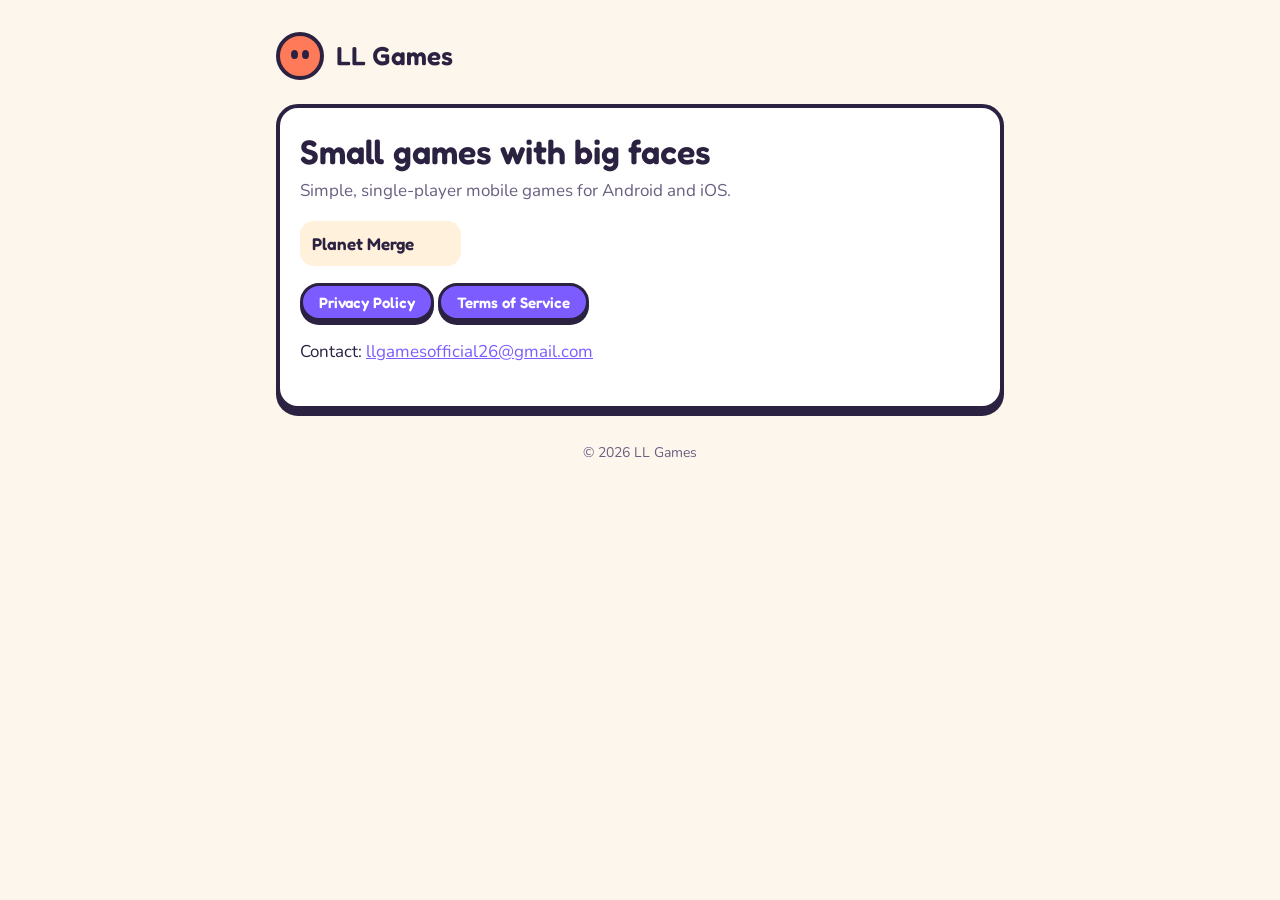
<file: index.html>
<!doctype html>
<html lang="en">
<head>
<meta charset="utf-8">
<meta name="viewport" content="width=device-width, initial-scale=1">
<title>LL Games</title>
<meta name="description" content="Small, friendly mobile games by LL Games.">
<link rel="preconnect" href="https://fonts.googleapis.com">
<link rel="preconnect" href="https://fonts.gstatic.com" crossorigin>
<link rel="stylesheet" href="https://fonts.googleapis.com/css2?family=Fredoka:wght@600&family=Nunito:wght@400;700&display=swap">
<link rel="stylesheet" href="style.css">
</head>
<body>
<div class="wrap">
<header class="top">
  <div class="logo" aria-hidden="true"></div>
  <span class="brand">LL Games</span>
</header>

<main class="card">
<h1>Small games with big faces</h1>
<p class="meta">Simple, single-player mobile games for Android and iOS.</p>
<ul class="games">
  <li>Planet Merge</li>
</ul>
<p>
  <a class="pill" href="privacy/">Privacy Policy</a>
  <a class="pill" href="terms/">Terms of Service</a>
</p>
<p>Contact: <a href="mailto:llgamesofficial26@gmail.com">llgamesofficial26@gmail.com</a></p>
</main>

<footer>© 2026 LL Games</footer>
</div>
</body>
</html>
</file>
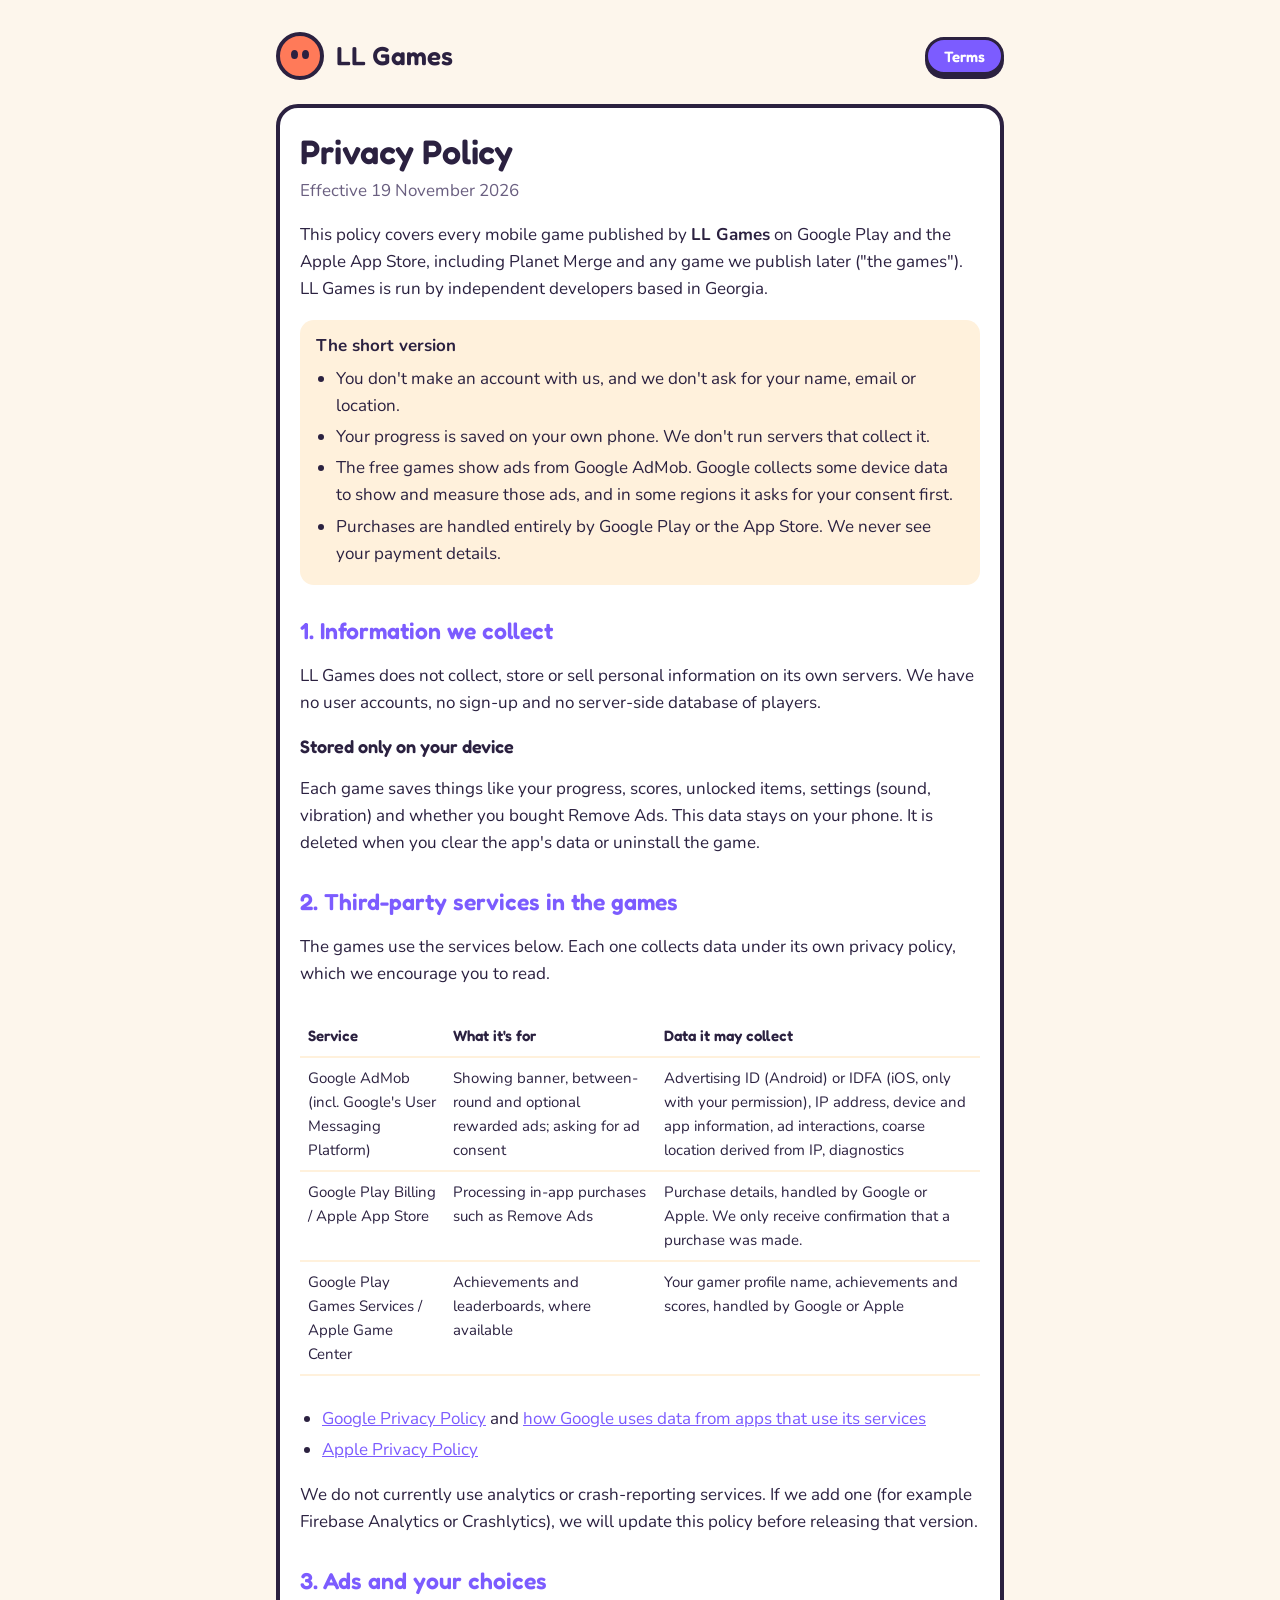
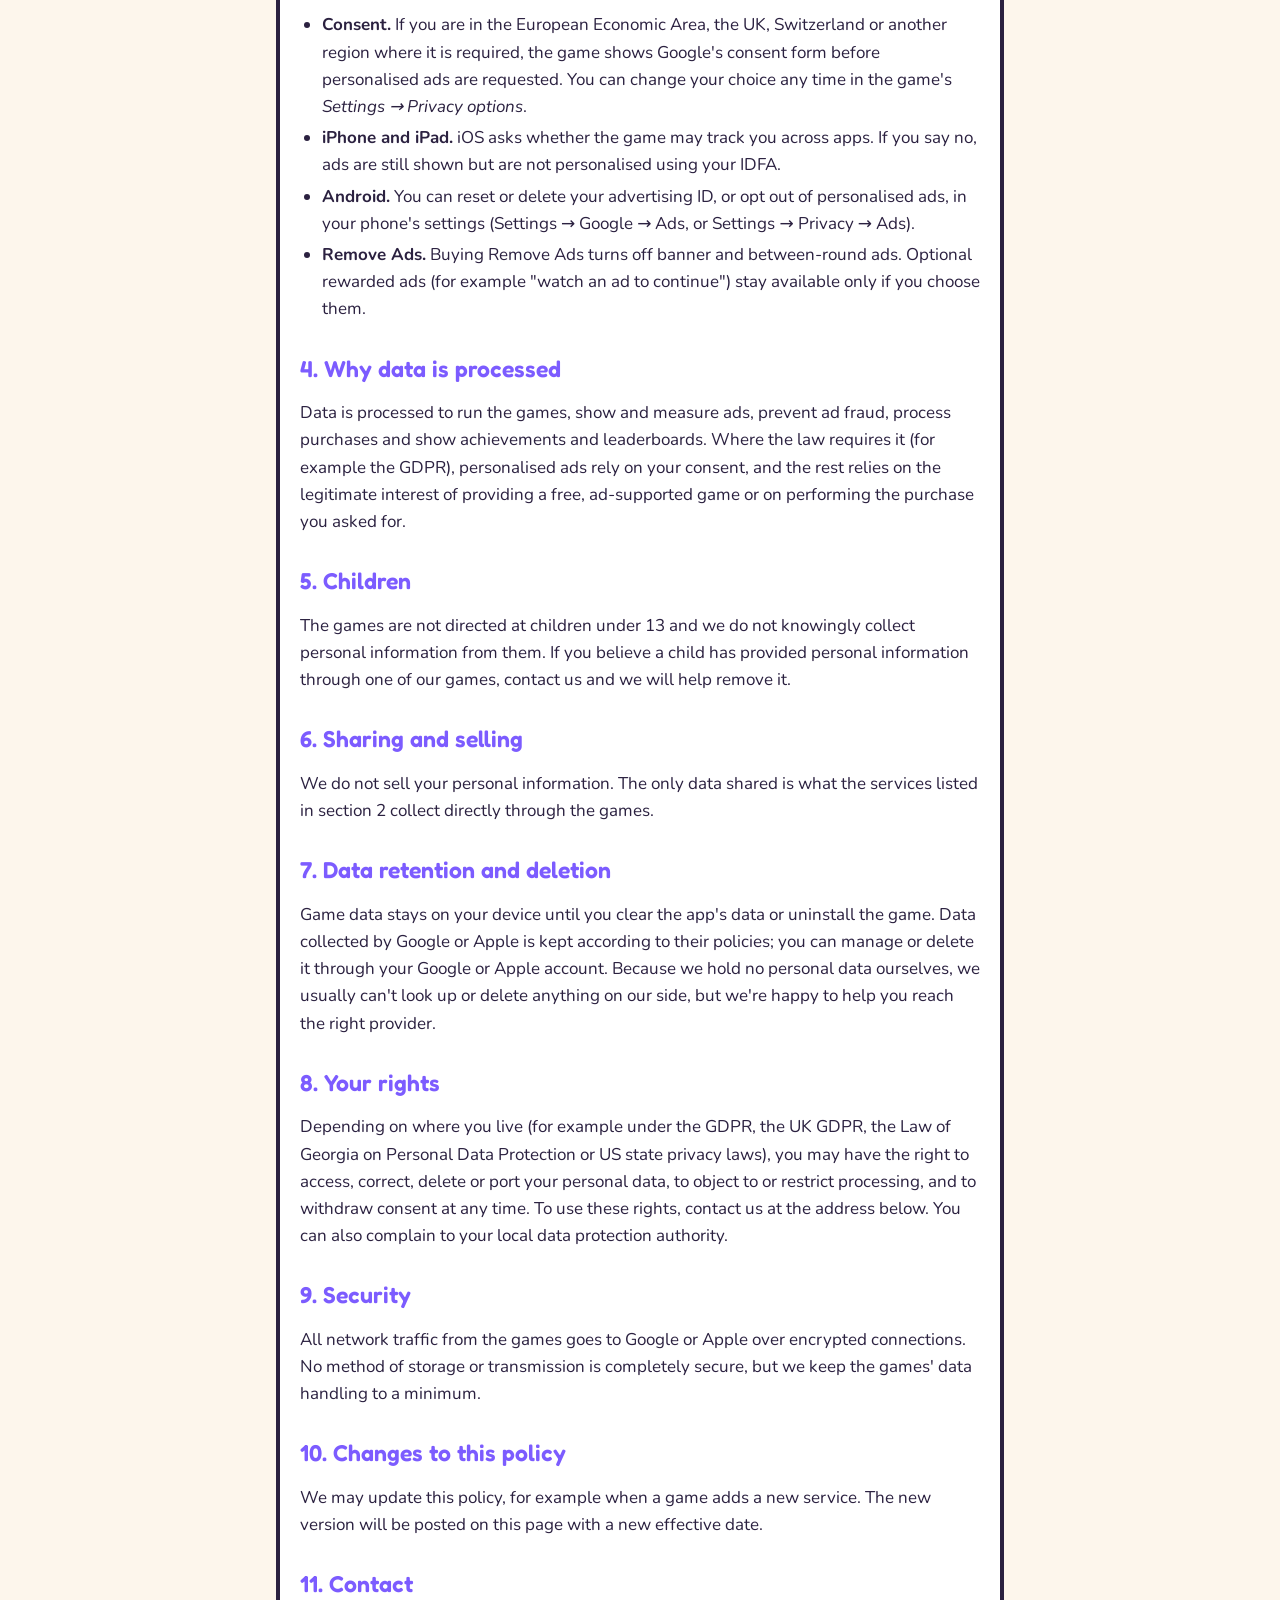
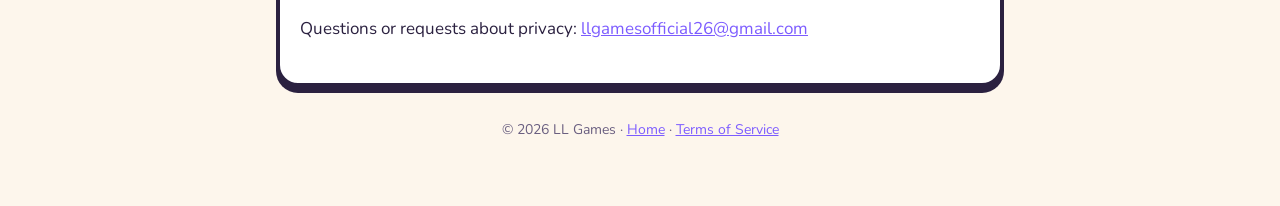
<file: privacy/index.html>
<!doctype html>
<html lang="en">
<head>
<meta charset="utf-8">
<meta name="viewport" content="width=device-width, initial-scale=1">
<title>Privacy Policy · LL Games</title>
<meta name="description" content="Privacy policy for all LL Games mobile games.">
<link rel="preconnect" href="https://fonts.googleapis.com">
<link rel="preconnect" href="https://fonts.gstatic.com" crossorigin>
<link rel="stylesheet" href="https://fonts.googleapis.com/css2?family=Fredoka:wght@600&family=Nunito:wght@400;700&display=swap">
<link rel="stylesheet" href="../style.css">
</head>
<body>
<div class="wrap">
<header class="top">
  <div class="logo" aria-hidden="true"></div>
  <a class="brand" href="../">LL Games</a>
  <nav class="links"><a class="pill" href="../terms/">Terms</a></nav>
</header>

<main class="card">
<h1>Privacy Policy</h1>
<p class="meta">Effective 19 November 2026</p>

<p>This policy covers every mobile game published by <strong>LL Games</strong> on Google Play and the
Apple App Store, including Planet Merge and any game we publish
later ("the games"). LL Games is run by independent developers based in Georgia.</p>

<div class="summary">
<strong>The short version</strong>
<ul>
  <li>You don't make an account with us, and we don't ask for your name, email or location.</li>
  <li>Your progress is saved on your own phone. We don't run servers that collect it.</li>
  <li>The free games show ads from Google AdMob. Google collects some device data to show and measure
      those ads, and in some regions it asks for your consent first.</li>
  <li>Purchases are handled entirely by Google Play or the App Store. We never see your payment details.</li>
</ul>
</div>

<h2>1. Information we collect</h2>
<p>LL Games does not collect, store or sell personal information on its own servers. We have no user
accounts, no sign-up and no server-side database of players.</p>

<h3>Stored only on your device</h3>
<p>Each game saves things like your progress, scores, unlocked items, settings (sound, vibration) and
whether you bought Remove Ads. This data stays on your phone. It is deleted when you clear the app's
data or uninstall the game.</p>

<h2>2. Third-party services in the games</h2>
<p>The games use the services below. Each one collects data under its own privacy policy, which we
encourage you to read.</p>
<div class="scroll">
<table>
<tr><th>Service</th><th>What it's for</th><th>Data it may collect</th></tr>
<tr>
  <td>Google AdMob<br>(incl. Google's User Messaging Platform)</td>
  <td>Showing banner, between-round and optional rewarded ads; asking for ad consent</td>
  <td>Advertising ID (Android) or IDFA (iOS, only with your permission), IP address, device and app
      information, ad interactions, coarse location derived from IP, diagnostics</td>
</tr>
<tr>
  <td>Google Play Billing / Apple App Store</td>
  <td>Processing in-app purchases such as Remove Ads</td>
  <td>Purchase details, handled by Google or Apple. We only receive confirmation that a purchase was made.</td>
</tr>
<tr>
  <td>Google Play Games Services / Apple Game Center</td>
  <td>Achievements and leaderboards, where available</td>
  <td>Your gamer profile name, achievements and scores, handled by Google or Apple</td>
</tr>
</table>
</div>
<ul>
  <li><a href="https://policies.google.com/privacy">Google Privacy Policy</a> and
      <a href="https://policies.google.com/technologies/partner-sites">how Google uses data from apps that use its services</a></li>
  <li><a href="https://www.apple.com/legal/privacy/">Apple Privacy Policy</a></li>
</ul>
<p>We do not currently use analytics or crash-reporting services. If we add one (for example Firebase
Analytics or Crashlytics), we will update this policy before releasing that version.</p>

<h2>3. Ads and your choices</h2>
<ul>
  <li><strong>Consent.</strong> If you are in the European Economic Area, the UK, Switzerland or another
      region where it is required, the game shows Google's consent form before personalised ads are
      requested. You can change your choice any time in the game's <em>Settings → Privacy options</em>.</li>
  <li><strong>iPhone and iPad.</strong> iOS asks whether the game may track you across apps. If you say
      no, ads are still shown but are not personalised using your IDFA.</li>
  <li><strong>Android.</strong> You can reset or delete your advertising ID, or opt out of personalised
      ads, in your phone's settings (Settings → Google → Ads, or Settings → Privacy → Ads).</li>
  <li><strong>Remove Ads.</strong> Buying Remove Ads turns off banner and between-round ads. Optional
      rewarded ads (for example "watch an ad to continue") stay available only if you choose them.</li>
</ul>

<h2>4. Why data is processed</h2>
<p>Data is processed to run the games, show and measure ads, prevent ad fraud, process purchases and
show achievements and leaderboards. Where the law requires it (for example the GDPR), personalised
ads rely on your consent, and the rest relies on the legitimate interest of providing a free,
ad-supported game or on performing the purchase you asked for.</p>

<h2>5. Children</h2>
<p>The games are not directed at children under 13 and we do not knowingly collect personal information
from them. If you believe a child has provided personal information through one of our games, contact
us and we will help remove it.</p>

<h2>6. Sharing and selling</h2>
<p>We do not sell your personal information. The only data shared is what the services listed in
section 2 collect directly through the games.</p>

<h2>7. Data retention and deletion</h2>
<p>Game data stays on your device until you clear the app's data or uninstall the game. Data collected by
Google or Apple is kept according to their policies; you can manage or delete it through your Google
or Apple account. Because we hold no personal data ourselves, we usually can't look up or delete
anything on our side, but we're happy to help you reach the right provider.</p>

<h2>8. Your rights</h2>
<p>Depending on where you live (for example under the GDPR, the UK GDPR, the Law of Georgia on Personal
Data Protection or US state privacy laws), you may have the right to access, correct, delete or
port your personal data, to object to or restrict processing, and to withdraw consent at any time.
To use these rights, contact us at the address below. You can also complain to your local data
protection authority.</p>

<h2>9. Security</h2>
<p>All network traffic from the games goes to Google or Apple over encrypted connections. No method of
storage or transmission is completely secure, but we keep the games' data handling to a minimum.</p>

<h2>10. Changes to this policy</h2>
<p>We may update this policy, for example when a game adds a new service. The new version will be posted
on this page with a new effective date.</p>

<h2>11. Contact</h2>
<p>Questions or requests about privacy: <a href="mailto:llgamesofficial26@gmail.com">llgamesofficial26@gmail.com</a></p>
</main>

<footer>© 2026 LL Games · <a href="../">Home</a> · <a href="../terms/">Terms of Service</a></footer>
</div>
</body>
</html>
</file>
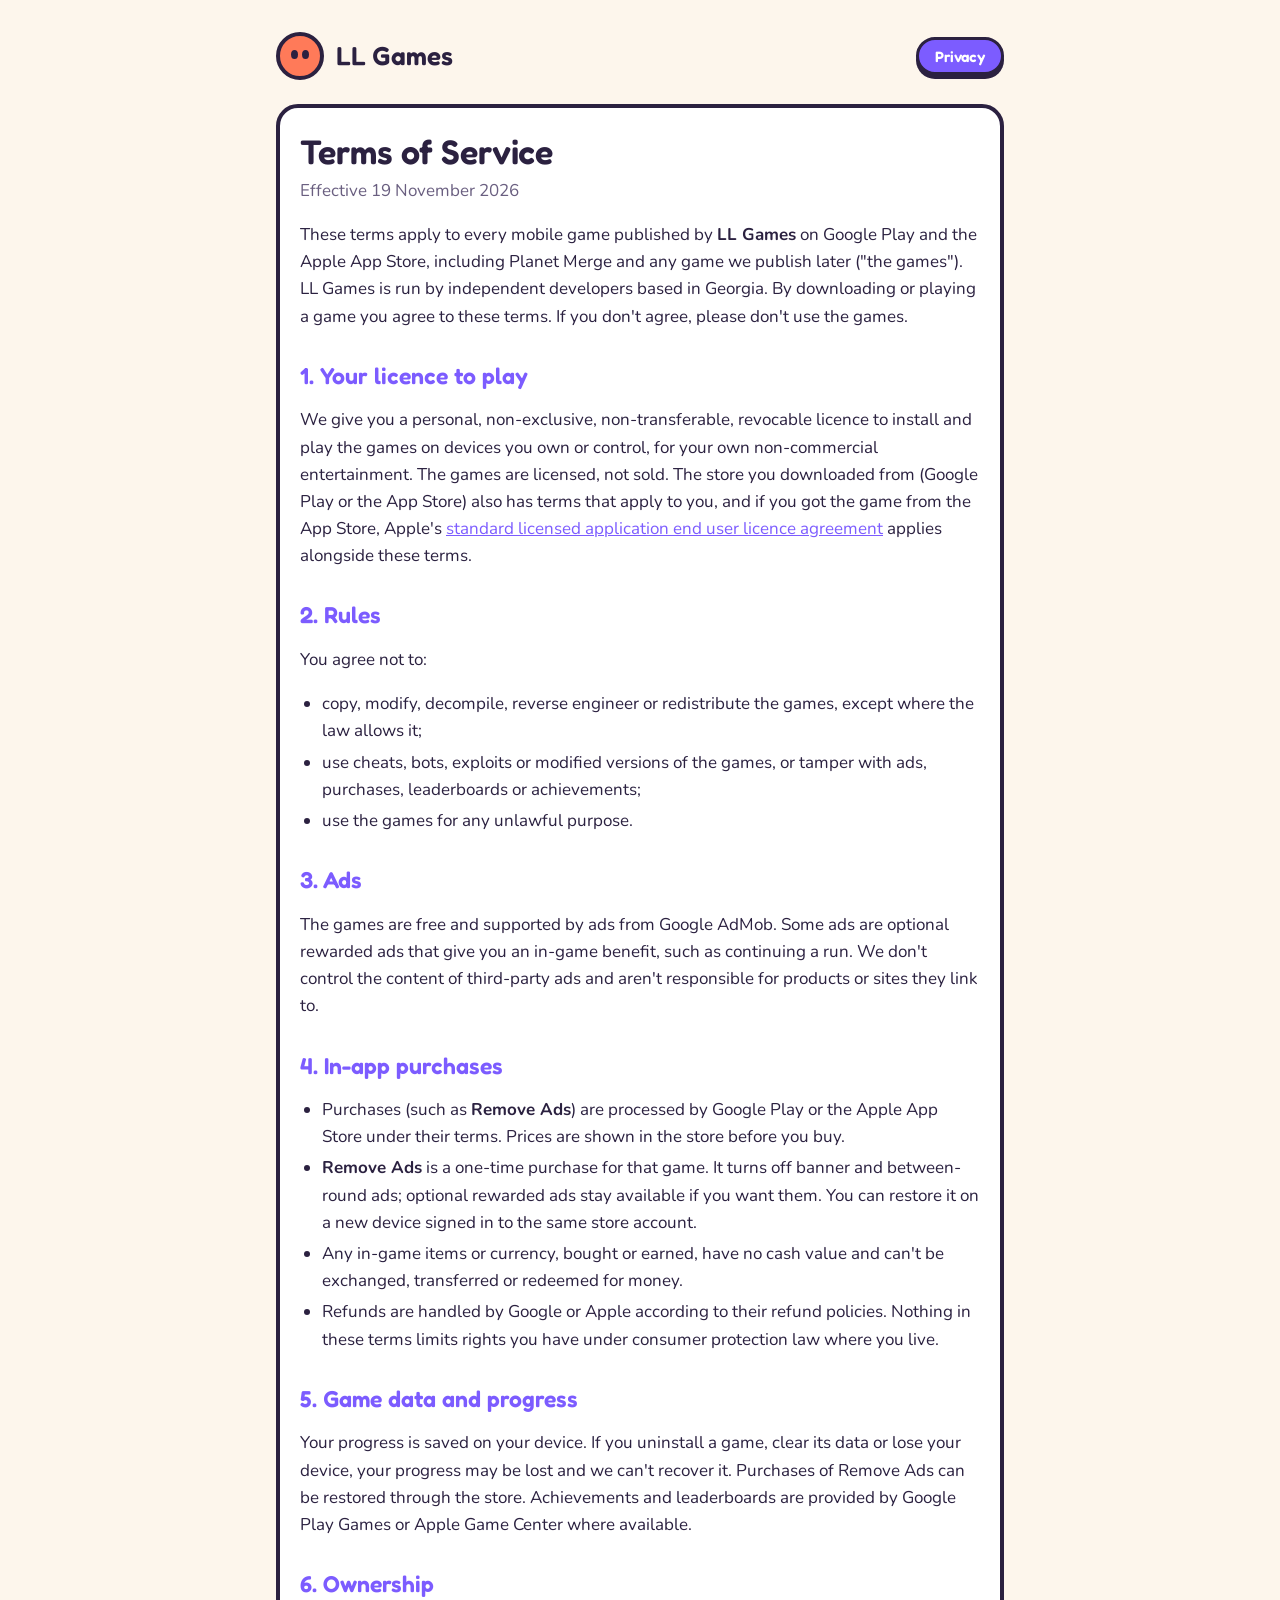
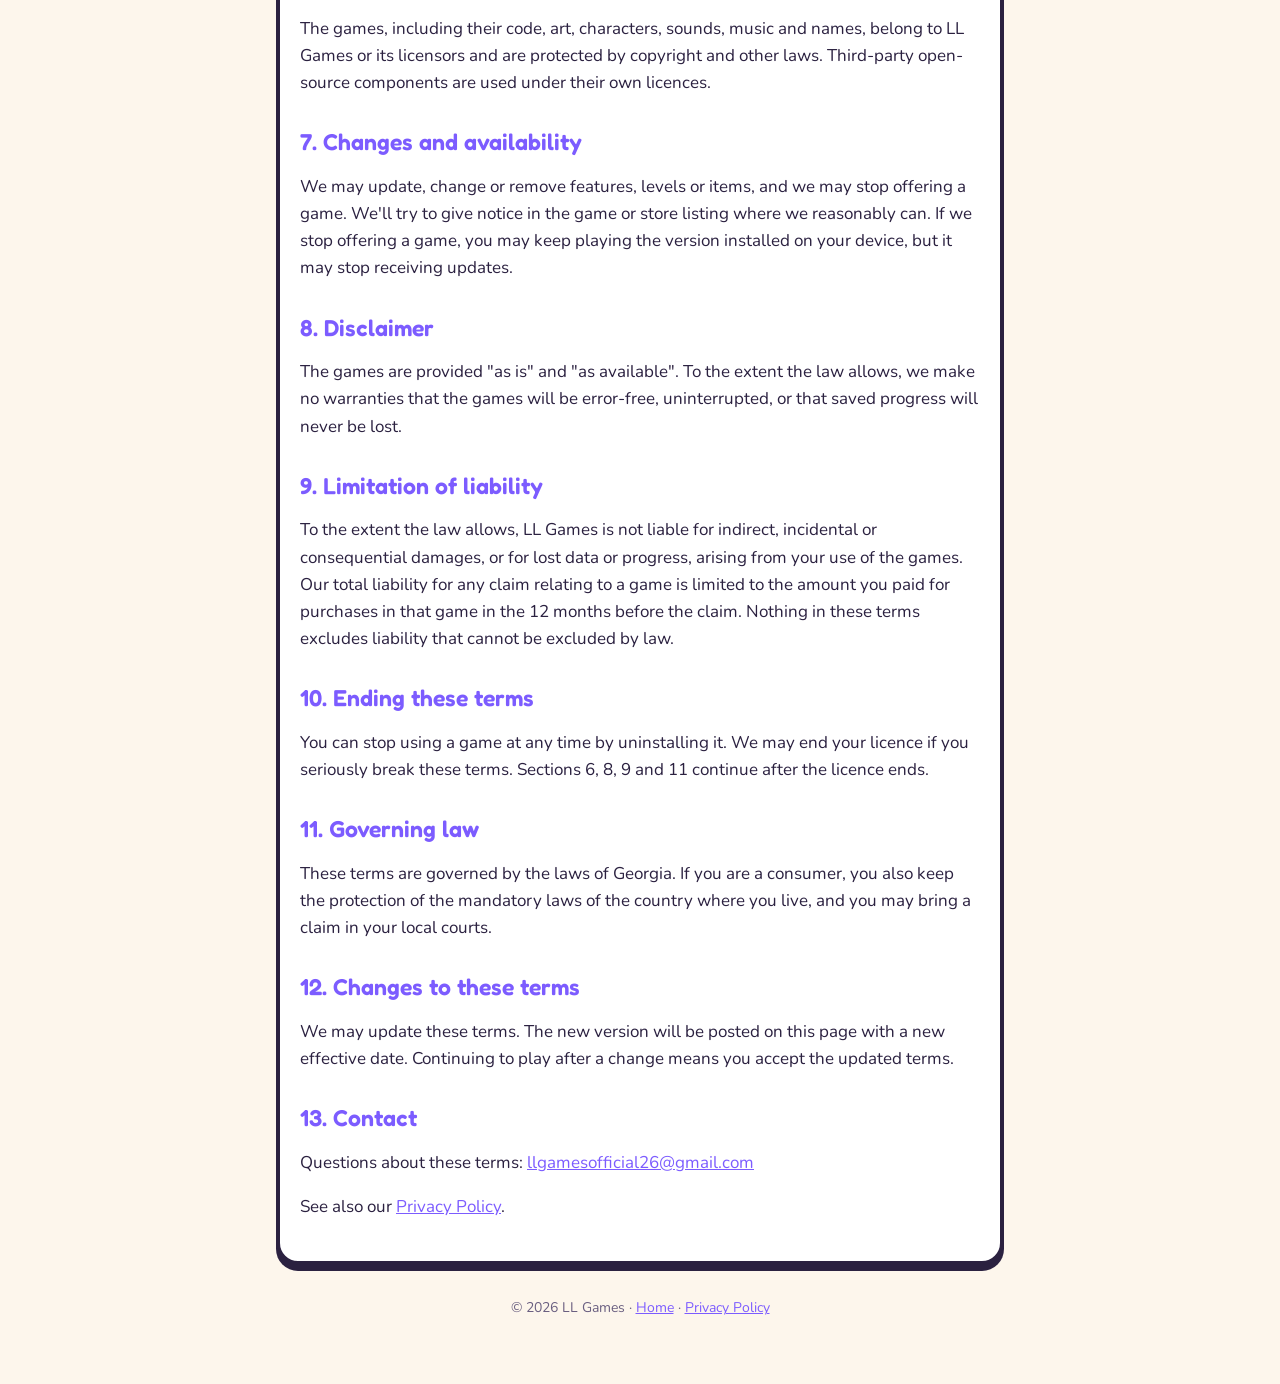
<file: terms/index.html>
<!doctype html>
<html lang="en">
<head>
<meta charset="utf-8">
<meta name="viewport" content="width=device-width, initial-scale=1">
<title>Terms of Service · LL Games</title>
<meta name="description" content="Terms of Service for all LL Games mobile games.">
<link rel="preconnect" href="https://fonts.googleapis.com">
<link rel="preconnect" href="https://fonts.gstatic.com" crossorigin>
<link rel="stylesheet" href="https://fonts.googleapis.com/css2?family=Fredoka:wght@600&family=Nunito:wght@400;700&display=swap">
<link rel="stylesheet" href="../style.css">
</head>
<body>
<div class="wrap">
<header class="top">
  <div class="logo" aria-hidden="true"></div>
  <a class="brand" href="../">LL Games</a>
  <nav class="links"><a class="pill" href="../privacy/">Privacy</a></nav>
</header>

<main class="card">
<h1>Terms of Service</h1>
<p class="meta">Effective 19 November 2026</p>

<p>These terms apply to every mobile game published by <strong>LL Games</strong> on Google Play and the
Apple App Store, including Planet Merge and any game we publish
later ("the games"). LL Games is run by independent developers based in Georgia. By downloading or
playing a game you agree to these terms. If you don't agree, please don't use the games.</p>

<h2>1. Your licence to play</h2>
<p>We give you a personal, non-exclusive, non-transferable, revocable licence to install and play the
games on devices you own or control, for your own non-commercial entertainment. The games are
licensed, not sold. The store you downloaded from (Google Play or the App Store) also has terms that
apply to you, and if you got the game from the App Store, Apple's
<a href="https://www.apple.com/legal/internet-services/itunes/dev/stdeula/">standard licensed application end user licence agreement</a>
applies alongside these terms.</p>

<h2>2. Rules</h2>
<p>You agree not to:</p>
<ul>
  <li>copy, modify, decompile, reverse engineer or redistribute the games, except where the law allows it;</li>
  <li>use cheats, bots, exploits or modified versions of the games, or tamper with ads, purchases,
      leaderboards or achievements;</li>
  <li>use the games for any unlawful purpose.</li>
</ul>

<h2>3. Ads</h2>
<p>The games are free and supported by ads from Google AdMob. Some ads are optional rewarded ads that
give you an in-game benefit, such as continuing a run. We don't control the content of third-party
ads and aren't responsible for products or sites they link to.</p>

<h2>4. In-app purchases</h2>
<ul>
  <li>Purchases (such as <strong>Remove Ads</strong>) are processed by Google
      Play or the Apple App Store under their terms. Prices are shown in the store before you buy.</li>
  <li><strong>Remove Ads</strong> is a one-time purchase for that game. It turns off banner and
      between-round ads; optional rewarded ads stay available if you want them. You can restore it on
      a new device signed in to the same store account.</li>
  <li>Any in-game items or currency, bought or earned, have no cash value and can't be exchanged,
      transferred or redeemed for money.</li>
  <li>Refunds are handled by Google or Apple according to their refund policies. Nothing in these terms
      limits rights you have under consumer protection law where you live.</li>
</ul>

<h2>5. Game data and progress</h2>
<p>Your progress is saved on your device. If you uninstall a game, clear its data or lose your device,
your progress may be lost and we can't recover it. Purchases of Remove Ads can be restored through the
store. Achievements and leaderboards are provided by Google Play Games or Apple Game Center where
available.</p>

<h2>6. Ownership</h2>
<p>The games, including their code, art, characters, sounds, music and names, belong to LL Games or its
licensors and are protected by copyright and other laws. Third-party open-source components are used
under their own licences.</p>

<h2>7. Changes and availability</h2>
<p>We may update, change or remove features, levels or items, and we may stop offering a game. We'll try
to give notice in the game or store listing where we reasonably can. If we stop offering a game, you
may keep playing the version installed on your device, but it may stop receiving updates.</p>

<h2>8. Disclaimer</h2>
<p>The games are provided "as is" and "as available". To the extent the law allows, we make no warranties
that the games will be error-free, uninterrupted, or that saved progress will never be lost.</p>

<h2>9. Limitation of liability</h2>
<p>To the extent the law allows, LL Games is not liable for indirect, incidental or consequential damages,
or for lost data or progress, arising from your use of the games. Our total liability for any claim
relating to a game is limited to the amount you paid for purchases in that game in the 12 months
before the claim. Nothing in these terms excludes liability that cannot be excluded by law.</p>

<h2>10. Ending these terms</h2>
<p>You can stop using a game at any time by uninstalling it. We may end your licence if you seriously
break these terms. Sections 6, 8, 9 and 11 continue after the licence ends.</p>

<h2>11. Governing law</h2>
<p>These terms are governed by the laws of Georgia. If you are a consumer, you also keep the protection
of the mandatory laws of the country where you live, and you may bring a claim in your local courts.</p>

<h2>12. Changes to these terms</h2>
<p>We may update these terms. The new version will be posted on this page with a new effective date.
Continuing to play after a change means you accept the updated terms.</p>

<h2>13. Contact</h2>
<p>Questions about these terms: <a href="mailto:llgamesofficial26@gmail.com">llgamesofficial26@gmail.com</a></p>
<p>See also our <a href="../privacy/">Privacy Policy</a>.</p>
</main>

<footer>© 2026 LL Games · <a href="../">Home</a> · <a href="../privacy/">Privacy Policy</a></footer>
</div>
</body>
</html>
</file>
<file: style.css>
:root {
  --bg: #fdf6ec;
  --card: #ffffff;
  --ink: #2b2140;
  --muted: #6a5f80;
  --line: #2b2140;
  --accent: #ff7a59;
  --accent-2: #7c5cff;
  --soft: #fff1dc;
}
@media (prefers-color-scheme: dark) {
  :root {
    --bg: #1b1628;
    --card: #261f38;
    --ink: #f4eefc;
    --muted: #b9add0;
    --line: #0e0b16;
    --accent: #ff9a7e;
    --accent-2: #a892ff;
    --soft: #31284a;
  }
}
* { box-sizing: border-box; }
html { -webkit-text-size-adjust: 100%; }
body {
  margin: 0;
  background: var(--bg);
  color: var(--ink);
  font: 17px/1.6 "Nunito", system-ui, -apple-system, "Segoe UI", sans-serif;
}
.wrap { max-width: 760px; margin: 0 auto; padding: 32px 16px 64px; }
header.top { display: flex; align-items: center; gap: 12px; margin-bottom: 24px; }
.logo {
  width: 48px; height: 48px; flex: none;
  border-radius: 50%;
  background: var(--accent);
  border: 4px solid var(--line);
  position: relative;
}
.logo::before, .logo::after {
  content: ""; position: absolute; top: 14px;
  width: 7px; height: 9px; border-radius: 50%; background: var(--line);
}
.logo::before { left: 11px; }
.logo::after { right: 11px; }
.brand { font: 600 26px/1 "Fredoka", sans-serif; text-decoration: none; color: var(--ink); }
nav.links { margin-left: auto; display: flex; gap: 8px; flex-wrap: wrap; }
.pill {
  display: inline-block;
  font: 600 15px/1 "Fredoka", sans-serif;
  color: #fff; text-decoration: none;
  background: var(--accent-2);
  border: 3px solid var(--line);
  border-radius: 999px;
  padding: 9px 16px 8px;
  box-shadow: 0 4px 0 var(--line);
}
.pill:active { transform: translateY(3px); box-shadow: 0 1px 0 var(--line); }
.card {
  background: var(--card);
  border: 4px solid var(--line);
  border-radius: 22px;
  padding: 24px 20px;
  box-shadow: 0 6px 0 var(--line);
}
h1, h2, h3 { font-family: "Fredoka", sans-serif; font-weight: 600; line-height: 1.2; }
h1 { font-size: 34px; margin: 0 0 4px; }
h2 { font-size: 23px; margin: 32px 0 8px; color: var(--accent-2); }
h3 { font-size: 18px; margin: 20px 0 4px; }
.meta { color: var(--muted); margin: 0 0 16px; }
.summary { background: var(--soft); border-radius: 14px; padding: 12px 16px; margin: 16px 0; }
.summary ul { margin: 6px 0; padding-left: 20px; }
a { color: var(--accent-2); }
ul { padding-left: 22px; }
li { margin: 4px 0; }
table { width: 100%; border-collapse: collapse; margin: 12px 0; font-size: 15px; }
th, td { text-align: left; vertical-align: top; padding: 8px; border-bottom: 2px solid var(--soft); }
th { font-family: "Fredoka", sans-serif; font-weight: 600; }
.scroll { overflow-x: auto; }
.games { display: grid; grid-template-columns: repeat(auto-fill, minmax(150px, 1fr)); gap: 12px; padding: 0; list-style: none; }
.games li { background: var(--soft); border-radius: 14px; padding: 12px; font: 600 17px "Fredoka", sans-serif; margin: 0; }
footer { color: var(--muted); font-size: 14px; margin-top: 32px; text-align: center; }
</file>
